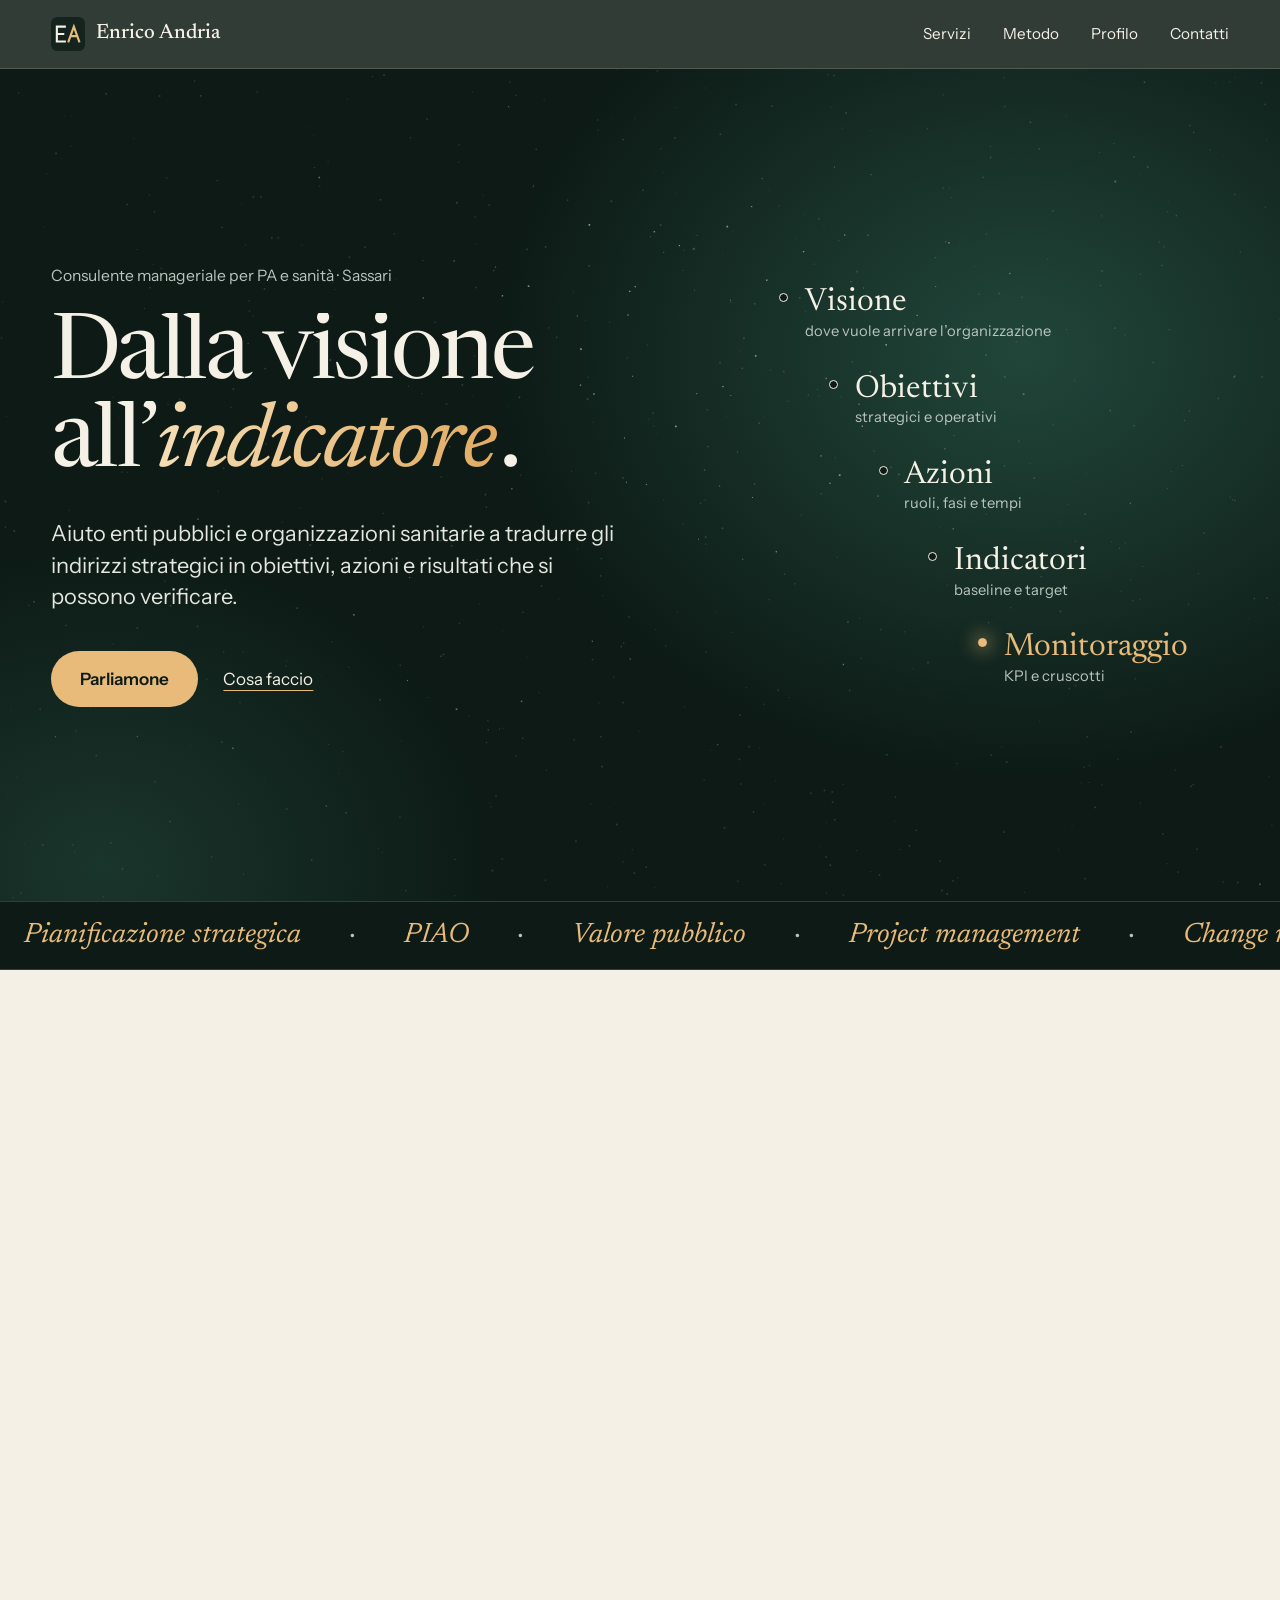
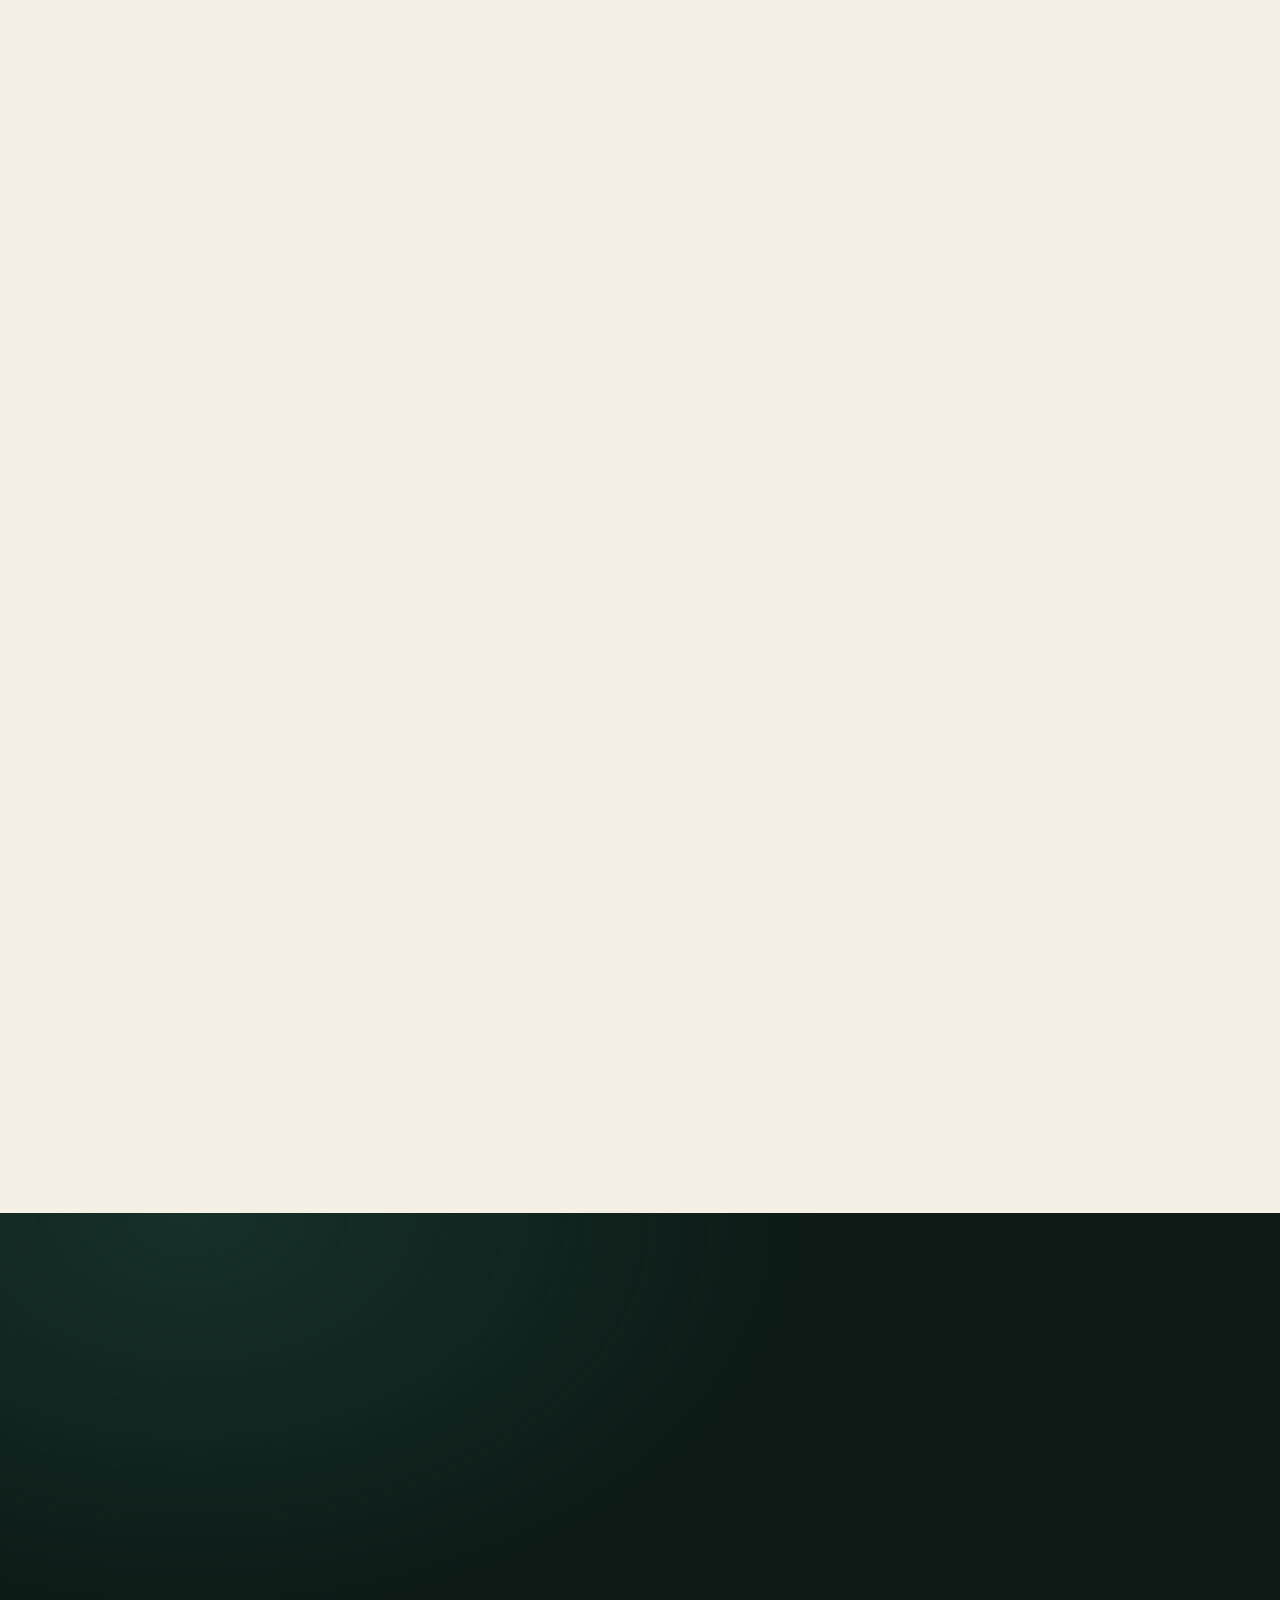
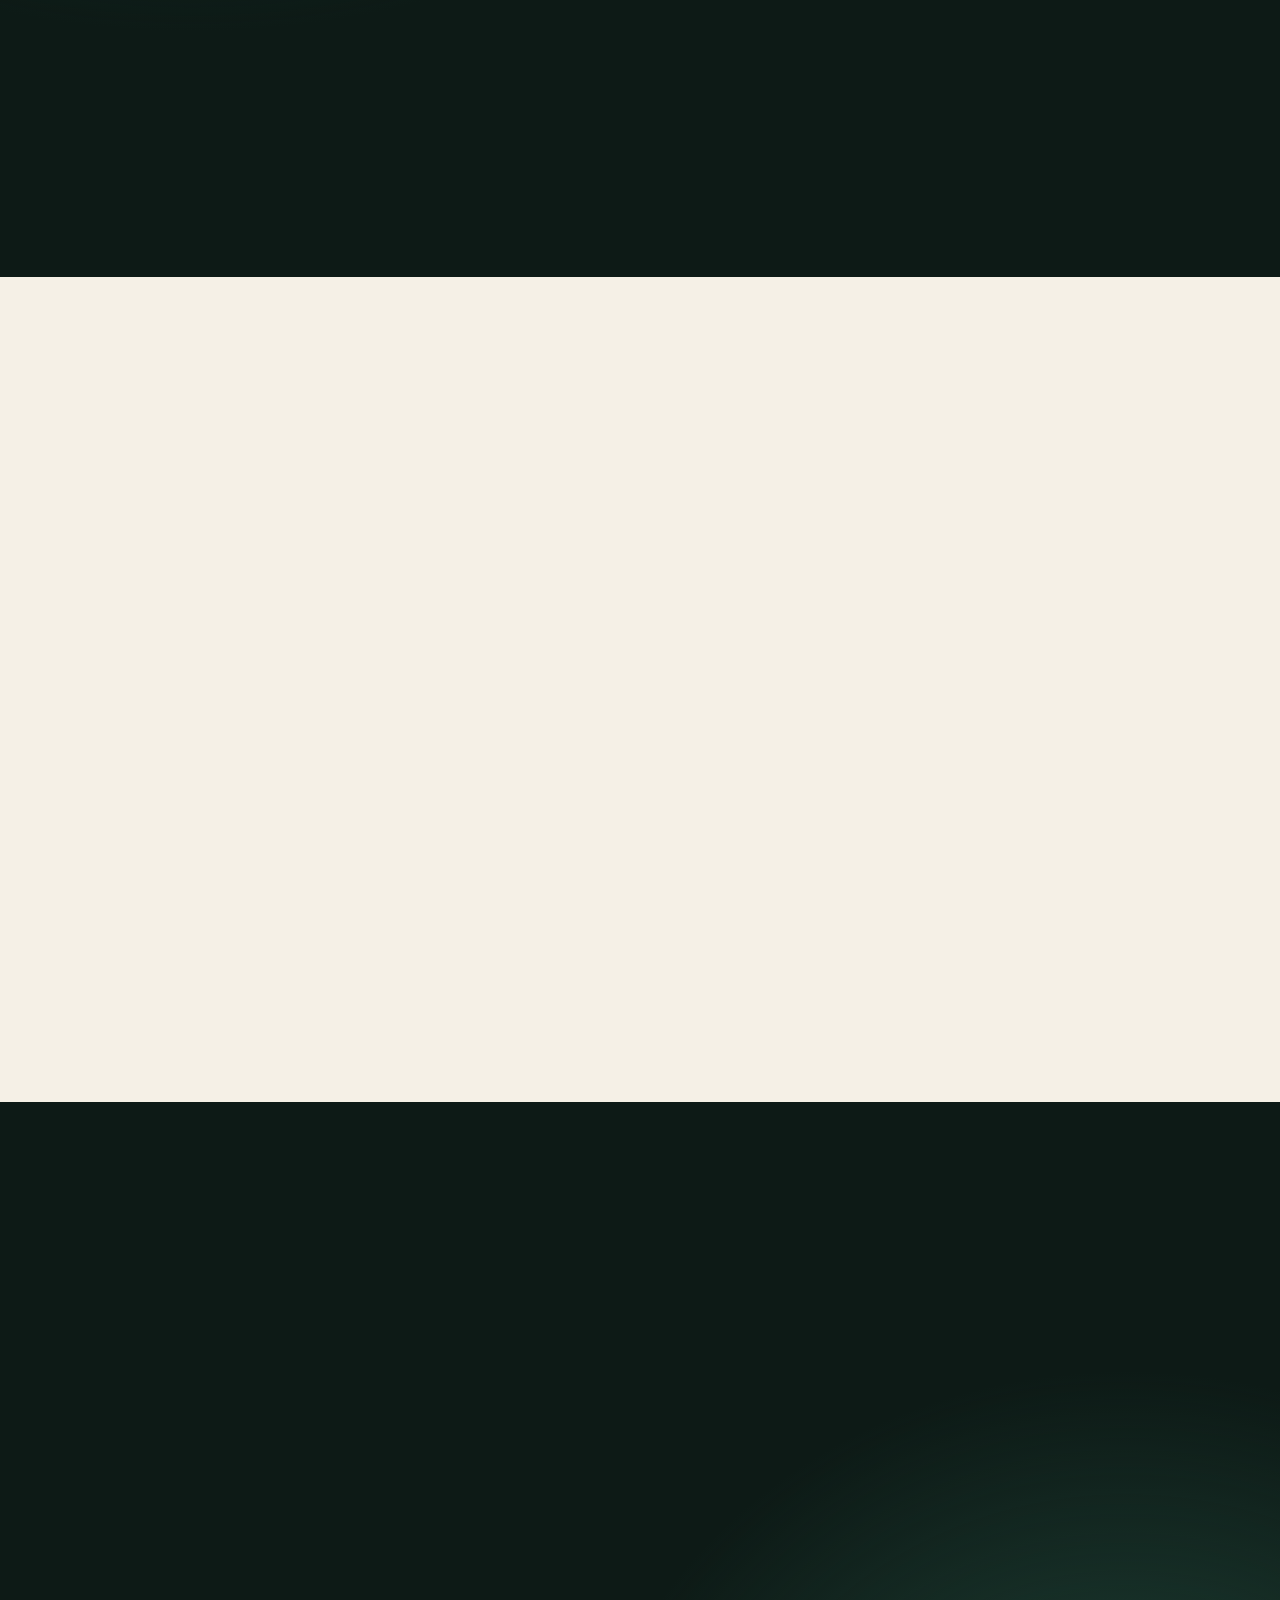
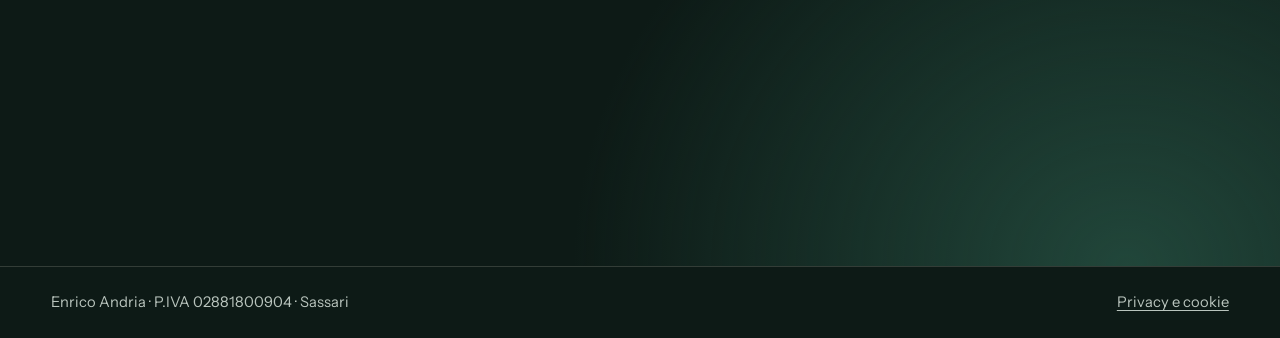
<file: index.html>
<!doctype html>
<html lang="it">
<head>
  <meta charset="utf-8">
  <meta name="viewport" content="width=device-width, initial-scale=1">
  <meta http-equiv="Content-Security-Policy" content="default-src 'none'; script-src 'self'; style-src 'self'; font-src 'self'; img-src 'self'; base-uri 'none'; form-action 'none'">
  <meta name="referrer" content="strict-origin-when-cross-origin">
  <title>Enrico Andria | Consulente manageriale per PA e sanità, Sassari</title>
  <meta name="description" content="Pianificazione strategica, PIAO, project management, change management e bandi di finanziamento per pubbliche amministrazioni e organizzazioni sanitarie. Sassari.">
  <link rel="canonical" href="https://andriaenrico.com/">
  <meta name="theme-color" content="#14231e">
  <link rel="icon" href="/favicon.svg" type="image/svg+xml">
  <link rel="apple-touch-icon" href="/assets/img/apple-touch-icon.png">
  <link rel="preload" href="/assets/fonts/newsreader-latin-opsz-normal.woff2" as="font" type="font/woff2" crossorigin>
  <link rel="stylesheet" href="/assets/css/style.css">
  <script src="/assets/js/main.js"></script>

  <meta property="og:type" content="website">
  <meta property="og:locale" content="it_IT">
  <meta property="og:site_name" content="Enrico Andria">
  <meta property="og:title" content="Enrico Andria | Consulente manageriale per PA e sanità">
  <meta property="og:description" content="Pianificazione strategica, PIAO, project management e bandi di finanziamento. Dalla visione all'indicatore.">
  <meta property="og:url" content="https://andriaenrico.com/">
  <meta property="og:image" content="https://andriaenrico.com/assets/img/og.png">
  <meta property="og:image:width" content="1200">
  <meta property="og:image:height" content="630">
  <meta property="og:image:alt" content="Enrico Andria, consulente manageriale per PA e sanità. Dalla visione all'indicatore.">
  <meta name="twitter:card" content="summary_large_image">

  <script type="application/ld+json">
  {
    "@context": "https://schema.org",
    "@type": "Person",
    "name": "Enrico Andria",
    "jobTitle": "Consulente manageriale",
    "url": "https://andriaenrico.com/",
    "email": "mailto:info@andriaenrico.com",
    "telephone": "+393400811039",
    "vatID": "IT02881800904",
    "address": {
      "@type": "PostalAddress",
      "addressLocality": "Sassari",
      "addressCountry": "IT"
    },
    "knowsAbout": [
      "Pianificazione strategica",
      "PIAO",
      "Project management",
      "Change management",
      "Percorsi diagnostico terapeutici assistenziali",
      "Finanza agevolata"
    ]
  }
  </script>
</head>
<body>
  <a class="skip" href="#contenuto">Vai al contenuto</a>

  <header class="top">
    <div class="wrap top__row">
      <a class="brand" href="/" aria-label="Enrico Andria, pagina iniziale">
        <img src="/favicon.svg" alt="" width="34" height="34">
        <span>Enrico Andria</span>
      </a>
      <nav class="nav" aria-label="Sezioni">
        <a href="#servizi">Servizi</a>
        <a href="#metodo">Metodo</a>
        <a href="#profilo">Profilo</a>
        <a href="#contatti">Contatti</a>
      </nav>
    </div>
  </header>

  <main id="contenuto">
    <section class="hero">
      <canvas class="hero__fx" aria-hidden="true"></canvas>
      <div class="wrap hero__grid">
        <div class="hero__text">
          <p class="eyebrow">Consulente manageriale per PA e sanità · Sassari</p>
          <h1><span class="h-line"><span>Dalla visione</span></span> <span class="h-line"><span>all’<em>indicatore</em>.</span></span></h1>
          <p class="lead">Aiuto enti pubblici e organizzazioni sanitarie a tradurre gli indirizzi strategici in obiettivi, azioni e risultati che si possono verificare.</p>
          <p class="actions">
            <a class="btn" href="#contatti">Parliamone</a>
            <a class="link" href="#servizi">Cosa faccio</a>
          </p>
        </div>
        <ol class="cascade" role="list" aria-label="I passaggi di un piano">
          <li><strong>Visione</strong><span>dove vuole arrivare l’organizzazione</span></li>
          <li><strong>Obiettivi</strong><span>strategici e operativi</span></li>
          <li><strong>Azioni</strong><span>ruoli, fasi e tempi</span></li>
          <li><strong>Indicatori</strong><span>baseline e target</span></li>
          <li><strong>Monitoraggio</strong><span>KPI e cruscotti</span></li>
        </ol>
      </div>
    </section>

    <div class="marquee" aria-hidden="true">
      <div class="marquee__track"><span>Pianificazione strategica</span><span>PIAO</span><span>Valore pubblico</span><span>Project management</span><span>Change management</span><span>Percorsi assistenziali</span><span>Monitoraggio</span><span>Bandi e finanza agevolata</span><span>Pianificazione strategica</span><span>PIAO</span><span>Valore pubblico</span><span>Project management</span><span>Change management</span><span>Percorsi assistenziali</span><span>Monitoraggio</span><span>Bandi e finanza agevolata</span></div>
    </div>

    <section id="servizi" class="section">
      <div class="wrap services">
        <h2 class="section__title reveal">Servizi</h2>
        <div class="services__list">

        <article class="service reveal">
          <p class="service__num" aria-hidden="true">1</p>
          <div class="service__head">
            <h3>Pianificazione strategica e PIAO</h3>
            <p>Per amministrazioni pubbliche e aziende sanitarie che devono tenere insieme strategia, performance, organizzazione e bilancio.</p>
          </div>
          <ul class="service__list" role="list">
            <li>Piani strategici: analisi del contesto interno ed esterno, declinazione della vision in obiettivi strategici, obiettivi operativi e azioni.</li>
            <li>PIAO: coordinamento delle sezioni «Valore pubblico, Performance e Anticorruzione», «Organizzazione e capitale umano» e «Monitoraggio».</li>
            <li>Obiettivi, indicatori, target e baseline, in raccordo con il ciclo della performance e con rischi corruttivi e trasparenza.</li>
            <li>Sistemi di monitoraggio con KPI e cruscotti.</li>
            <li>Piani di valorizzazione del patrimonio immobiliare.</li>
          </ul>
        </article>

        <article class="service reveal">
          <p class="service__num" aria-hidden="true">2</p>
          <div class="service__head">
            <h3>Project management, cambiamento e processi sanitari</h3>
            <p>Per organizzazioni che devono far avanzare progetti complessi e cambiare il modo in cui lavorano.</p>
          </div>
          <ul class="service__list" role="list">
            <li>Supporto al PMO (Project Management Office): monitoraggio e avanzamento delle attività progettuali.</li>
            <li>Change management: lettura dell’assessment organizzativo e del modello attuale, strategia di cambiamento, mappatura degli stakeholder.</li>
            <li>Percorsi Diagnostico Terapeutici Assistenziali: revisione di quelli esistenti e strutturazione di nuovi percorsi.</li>
            <li>Piani operativi e protocolli di attuazione: fasi operative, sperimentazione pilota, ruoli, budget, indicatori e rischi.</li>
            <li>Telemedicina: analisi di mercato e sostenibilità economica dei servizi.</li>
          </ul>
        </article>

        <article class="service reveal">
          <p class="service__num" aria-hidden="true">3</p>
          <div class="service__head">
            <h3>Bandi e finanza agevolata</h3>
            <p>Per chi cerca risorse pubbliche o accesso al credito e vuole capire prima se un’opportunità è davvero adatta.</p>
          </div>
          <ul class="service__list" role="list">
            <li>Ricerca e valutazione di finanziamenti regionali, nazionali ed europei.</li>
            <li>Assistenza tecnica su bandi pubblici e programmi di finanziamento.</li>
            <li>Presentazione delle candidature.</li>
            <li>Accesso al credito per imprese e categorie svantaggiate con strumenti di microfinanza.</li>
          </ul>
        </article>
        </div>
      </div>
    </section>

    <section id="metodo" class="section section--dark">
      <div class="wrap">
        <h2 class="section__title reveal">Come lavoro</h2>
        <ol class="steps" role="list">
          <li class="reveal">
            <h3>Capire il contesto</h3>
            <p>Parto dall’analisi del contesto interno ed esterno e da come l’organizzazione funziona oggi.</p>
          </li>
          <li class="reveal">
            <h3>Allineare le persone</h3>
            <p>Mappo gli stakeholder e organizzo incontri di allineamento con le strutture che dovranno attuare le scelte.</p>
          </li>
          <li class="reveal">
            <h3>Rendere misurabile</h3>
            <p>Definisco indicatori, valori di partenza e target per rendere verificabili gli obiettivi.</p>
          </li>
          <li class="reveal">
            <h3>Seguire l’attuazione</h3>
            <p>Monitoraggio, presidio in loco e miglioramento continuo: il lavoro non finisce con il documento.</p>
          </li>
        </ol>
      </div>
    </section>

    <section id="profilo" class="section">
      <div class="wrap profile">
        <h2 class="section__title reveal">Profilo</h2>
        <div class="profile__text reveal">
          <p class="profile__lead">Sono un consulente manageriale con base a Sassari. Lavoro in partita IVA e mi occupo soprattutto di organizzazioni pubbliche e sanitarie.</p>
          <p>Ho affiancato aziende sanitarie pubbliche su pianificazione strategica, PIAO, project management e revisione dei percorsi assistenziali. Ho contribuito anche alla progettazione operativa di un intervento di supporto domiciliare per anziani fragili.</p>
          <p>Conosco la sanità territoriale anche da un altro punto di vista: ho ruoli da amministratore o da socio in imprese attive nei servizi sanitari domiciliari e faccio parte del consiglio direttivo di un’organizzazione di volontariato sanitario.</p>
        </div>
        <div class="profile__edu reveal">
          <h3>Formazione</h3>
          <ul role="list">
            <li><strong>Percorso di laurea magistrale in Management delle Organizzazioni Pubbliche e Sanitarie</strong><span>Università degli Studi di Roma. Esami conclusi, in attesa della discussione della tesi.</span></li>
            <li><strong>Laurea magistrale in Economia Aziendale e General Management</strong><span>Università degli Studi di Sassari</span></li>
            <li><strong>Laurea triennale in Economia e General Management</strong><span>Università degli Studi di Sassari</span></li>
          </ul>
        </div>
      </div>
    </section>

    <section id="contatti" class="contact">
      <div class="wrap">
        <h2 class="reveal">Hai un piano da scrivere, un progetto da far partire o un bando da valutare?</h2>
        <a class="contact__mail reveal" href="mailto:info@andriaenrico.com">info@andriaenrico.com</a>
        <dl class="contact__list reveal">
          <div><dt>Telefono</dt><dd><a href="tel:+393400811039">+39 340 081 1039</a></dd></div>
          <div><dt>PEC</dt><dd><a href="mailto:andriaenrico@pec.it">andriaenrico@pec.it</a></dd></div>
          <div><dt>Sede</dt><dd>Sassari</dd></div>
        </dl>
      </div>
    </section>
  </main>

  <footer class="foot">
    <div class="wrap foot__row">
      <p>Enrico Andria · P.IVA 02881800904 · Sassari</p>
      <p><a href="/privacy.html">Privacy e cookie</a></p>
    </div>
  </footer>
</body>
</html>
</file>
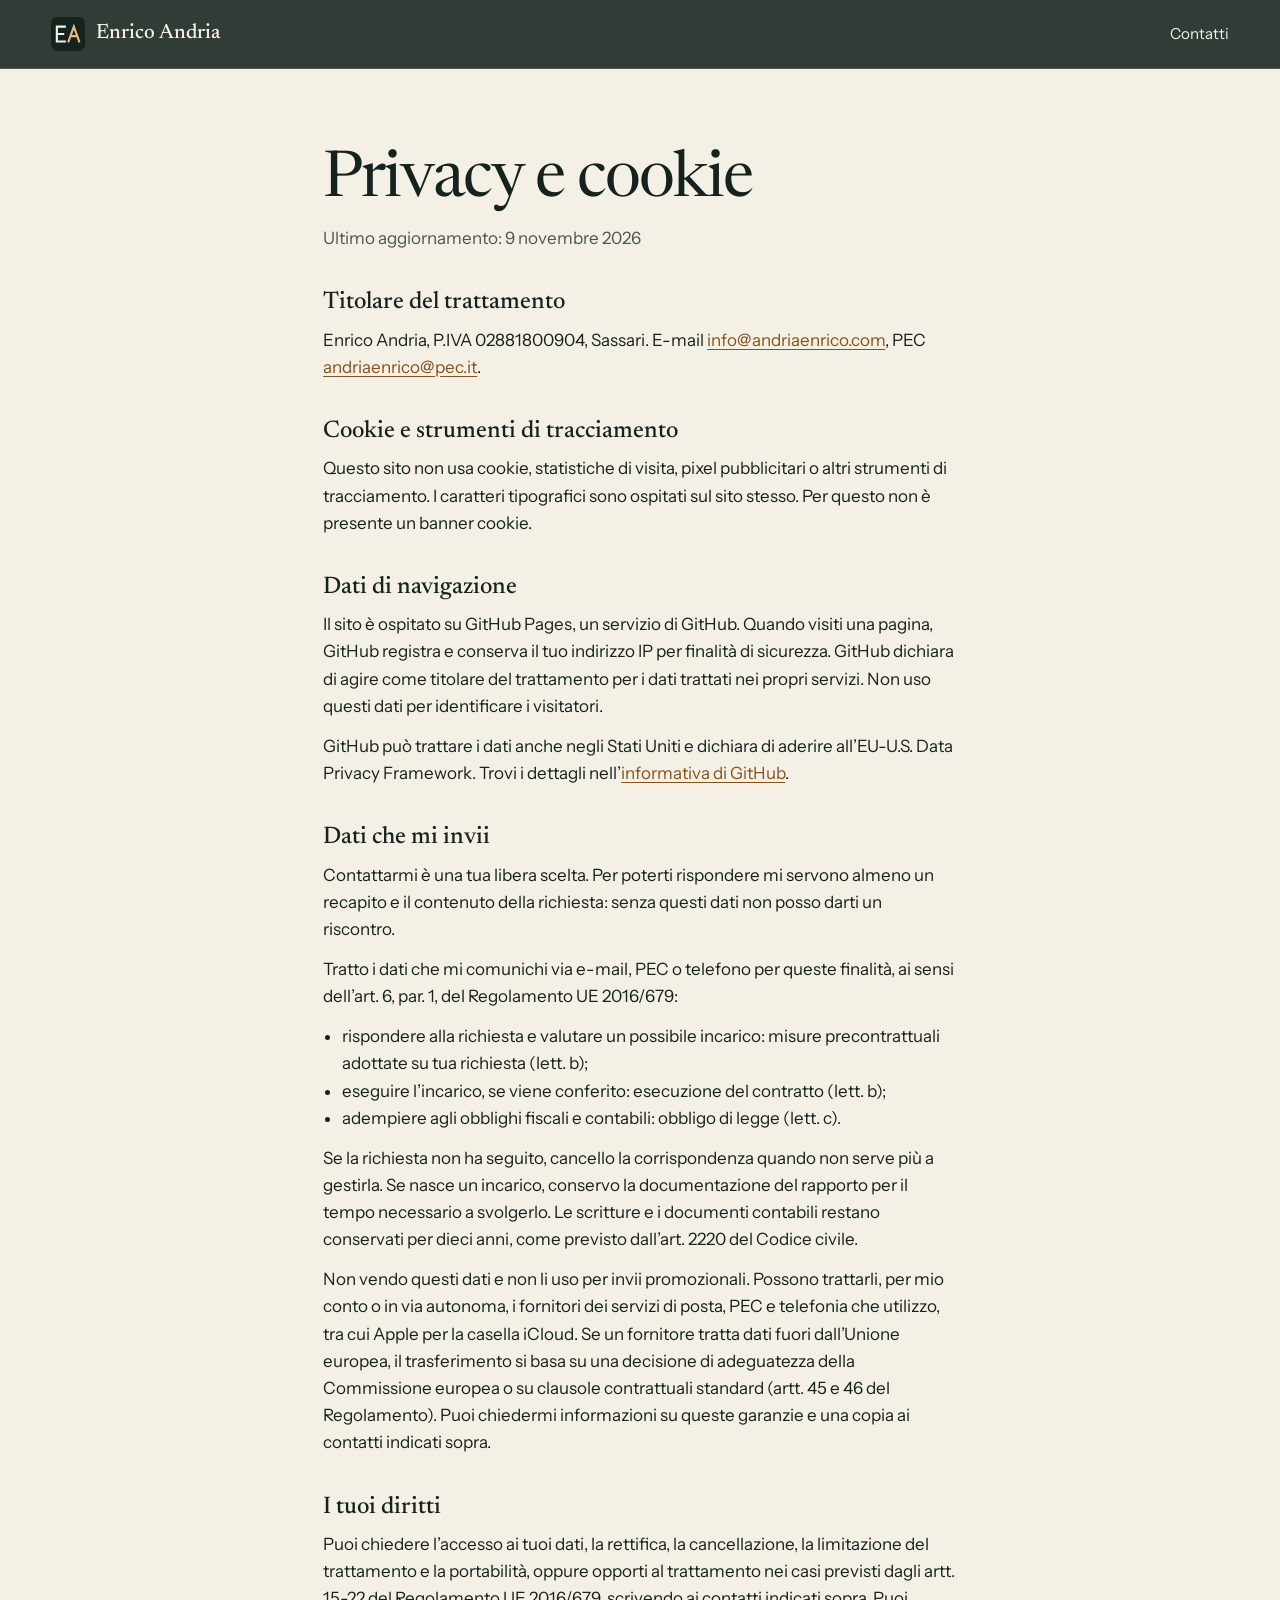
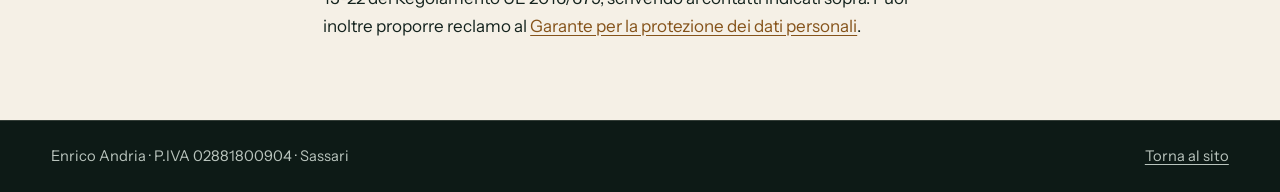
<file: privacy.html>
<!doctype html>
<html lang="it">
<head>
  <meta charset="utf-8">
  <meta name="viewport" content="width=device-width, initial-scale=1">
  <meta http-equiv="Content-Security-Policy" content="default-src 'none'; style-src 'self'; font-src 'self'; img-src 'self'; base-uri 'none'; form-action 'none'">
  <meta name="referrer" content="strict-origin-when-cross-origin">
  <title>Privacy e cookie | Enrico Andria</title>
  <meta name="description" content="Informativa privacy e cookie del sito andriaenrico.com.">
  <link rel="canonical" href="https://andriaenrico.com/privacy.html">
  <meta name="theme-color" content="#14231e">
  <link rel="icon" href="/favicon.svg" type="image/svg+xml">
  <link rel="stylesheet" href="/assets/css/style.css">
</head>
<body>
  <header class="top">
    <div class="wrap top__row">
      <a class="brand" href="/" aria-label="Enrico Andria, pagina iniziale">
        <img src="/favicon.svg" alt="" width="34" height="34">
        <span>Enrico Andria</span>
      </a>
      <nav class="nav" aria-label="Sezioni">
        <a href="/#contatti">Contatti</a>
      </nav>
    </div>
  </header>

  <main class="wrap legal">
    <h1>Privacy e cookie</h1>
    <p class="legal__date">Ultimo aggiornamento: 9 novembre 2026</p>

    <h2>Titolare del trattamento</h2>
    <p>Enrico Andria, P.IVA 02881800904, Sassari. E-mail <a href="mailto:info@andriaenrico.com">info@andriaenrico.com</a>, PEC <a href="mailto:andriaenrico@pec.it">andriaenrico@pec.it</a>.</p>

    <h2>Cookie e strumenti di tracciamento</h2>
    <p>Questo sito non usa cookie, statistiche di visita, pixel pubblicitari o altri strumenti di tracciamento. I caratteri tipografici sono ospitati sul sito stesso. Per questo non è presente un banner cookie.</p>

    <h2>Dati di navigazione</h2>
    <p>Il sito è ospitato su GitHub Pages, un servizio di GitHub. Quando visiti una pagina, GitHub registra e conserva il tuo indirizzo IP per finalità di sicurezza. GitHub dichiara di agire come titolare del trattamento per i dati trattati nei propri servizi. Non uso questi dati per identificare i visitatori.</p>
    <p>GitHub può trattare i dati anche negli Stati Uniti e dichiara di aderire all’EU-U.S. Data Privacy Framework. Trovi i dettagli nell’<a href="https://docs.github.com/en/site-policy/privacy-policies/github-general-privacy-statement" rel="noopener">informativa di GitHub</a>.</p>

    <h2>Dati che mi invii</h2>
    <p>Contattarmi è una tua libera scelta. Per poterti rispondere mi servono almeno un recapito e il contenuto della richiesta: senza questi dati non posso darti un riscontro.</p>
    <p>Tratto i dati che mi comunichi via e-mail, PEC o telefono per queste finalità, ai sensi dell’art. 6, par. 1, del Regolamento UE 2016/679:</p>
    <ul class="legal__list" role="list">
      <li>rispondere alla richiesta e valutare un possibile incarico: misure precontrattuali adottate su tua richiesta (lett. b);</li>
      <li>eseguire l’incarico, se viene conferito: esecuzione del contratto (lett. b);</li>
      <li>adempiere agli obblighi fiscali e contabili: obbligo di legge (lett. c).</li>
    </ul>
    <p>Se la richiesta non ha seguito, cancello la corrispondenza quando non serve più a gestirla. Se nasce un incarico, conservo la documentazione del rapporto per il tempo necessario a svolgerlo. Le scritture e i documenti contabili restano conservati per dieci anni, come previsto dall’art. 2220 del Codice civile.</p>
    <p>Non vendo questi dati e non li uso per invii promozionali. Possono trattarli, per mio conto o in via autonoma, i fornitori dei servizi di posta, PEC e telefonia che utilizzo, tra cui Apple per la casella iCloud. Se un fornitore tratta dati fuori dall’Unione europea, il trasferimento si basa su una decisione di adeguatezza della Commissione europea o su clausole contrattuali standard (artt. 45 e 46 del Regolamento). Puoi chiedermi informazioni su queste garanzie e una copia ai contatti indicati sopra.</p>

    <h2>I tuoi diritti</h2>
    <p>Puoi chiedere l’accesso ai tuoi dati, la rettifica, la cancellazione, la limitazione del trattamento e la portabilità, oppure opporti al trattamento nei casi previsti dagli artt. 15-22 del Regolamento UE 2016/679, scrivendo ai contatti indicati sopra. Puoi inoltre proporre reclamo al <a href="https://www.garanteprivacy.it/" rel="noopener">Garante per la protezione dei dati personali</a>.</p>
  </main>

  <footer class="foot">
    <div class="wrap foot__row">
      <p>Enrico Andria · P.IVA 02881800904 · Sassari</p>
      <p><a href="/">Torna al sito</a></p>
    </div>
  </footer>
</body>
</html>
</file>
<file: assets/css/style.css>
@font-face {
  font-family: "Newsreader";
  src: url("../fonts/newsreader-latin-opsz-normal.woff2") format("woff2");
  font-weight: 200 800;
  font-style: normal;
  font-display: swap;
}
@font-face {
  font-family: "Newsreader";
  src: url("../fonts/newsreader-latin-wght-italic.woff2") format("woff2");
  font-weight: 200 800;
  font-style: italic;
  font-display: swap;
}
@font-face {
  font-family: "Instrument Sans";
  src: url("../fonts/instrument-sans-latin-wght-normal.woff2") format("woff2");
  font-weight: 400 700;
  font-style: normal;
  font-display: swap;
}

:root {
  color-scheme: light;
  --night: #0d1a16;
  --night-2: #16302a;
  --cream: #f6f1e7;
  --mist: #b9c4bd;
  --paper: #f5f0e6;
  --paper-2: #ebe4d5;
  --ink: #14231e;
  --ink-soft: #4a5751;
  --rule: #cfc7b5;
  --rule-dark: rgba(246, 241, 231, .16);
  --amber: #e8bb7a;
  --bronze: #85531a;
  --serif: "Newsreader", Georgia, "Times New Roman", serif;
  --sans: "Instrument Sans", system-ui, -apple-system, "Segoe UI", Roboto, sans-serif;
  --gutter: clamp(1rem, 4vw, 3.5rem);
  --step: 3.1rem;
  --ease: cubic-bezier(.16, 1, .3, 1);
}

*, *::before, *::after { box-sizing: border-box; }
html { scroll-behavior: smooth; scroll-padding-top: 5rem; -webkit-text-size-adjust: 100%; }
body {
  margin: 0;
  background: var(--paper);
  color: var(--ink);
  font-family: var(--sans);
  font-size: 1.0625rem;
  line-height: 1.6;
}
h1, h2, h3, p, ul, ol, dl, dd { margin: 0; padding: 0; }
ul, ol { list-style: none; }
img { display: block; }
a { color: inherit; }
a:focus-visible, .btn:focus-visible { outline: 2px solid var(--amber); outline-offset: 3px; }

.wrap { width: 100%; max-width: 84rem; margin-inline: auto; padding-inline: var(--gutter); }
.skip { position: absolute; left: -999px; top: 0; background: var(--ink); color: var(--paper); padding: .6rem 1rem; z-index: 30; }
.skip:focus { left: 0; }

/* Testata */
.top {
  position: sticky; top: 0; z-index: 20;
  background: rgba(13, 26, 22, .84);
  -webkit-backdrop-filter: blur(14px);
  backdrop-filter: blur(14px);
  border-bottom: 1px solid var(--rule-dark);
  color: var(--cream);
}
.top__row { display: flex; align-items: center; justify-content: space-between; gap: 1rem; min-height: 4.25rem; }
.brand { display: inline-flex; align-items: center; gap: .65rem; text-decoration: none; font-family: var(--serif); font-size: 1.3rem; font-weight: 500; white-space: nowrap; }
.nav { display: flex; gap: clamp(1rem, 2.5vw, 2.25rem); font-size: .95rem; }
.nav a { position: relative; text-decoration: none; padding-block: .4rem; }
.nav a::after {
  content: ""; position: absolute; left: 0; right: 0; bottom: .15rem; height: 1px;
  background: var(--amber); transform: scaleX(0); transform-origin: left;
  transition: transform .35s var(--ease);
}
.nav a:hover::after { transform: scaleX(1); }

/* Apertura */
.hero {
  position: relative;
  overflow: hidden;
  display: flex; align-items: center;
  min-height: calc(100vh - 4.25rem);
  min-height: calc(100svh - 4.25rem);
  padding-block: clamp(3rem, 7vh, 6rem);
  background:
    radial-gradient(58% 72% at 80% 34%, #21463a 0%, rgba(33, 70, 58, 0) 72%),
    radial-gradient(44% 56% at 8% 96%, #1a352c 0%, rgba(26, 53, 44, 0) 70%),
    var(--night);
  color: var(--cream);
}
.hero__fx { position: absolute; inset: 0; width: 100%; height: 100%; pointer-events: none; }
.hero__grid { position: relative; display: grid; grid-template-columns: minmax(0, 1.5fr) minmax(0, 1fr); gap: clamp(2.5rem, 5vw, 5rem); align-items: center; }
.eyebrow { font-size: .98rem; color: var(--mist); margin-bottom: 1.6rem; animation: fade-up .9s var(--ease) both .1s; }
h1 {
  font-family: var(--serif);
  font-weight: 400;
  font-size: clamp(4rem, 7.1vw, 7.2rem);
  line-height: .96;
  letter-spacing: -.03em;
}
.h-line { display: block; overflow: hidden; padding: 0 .08em .15em 0; margin-bottom: -.15em; }
.h-line > span { display: block; animation: rise 1.2s var(--ease) both .15s; }
.h-line + .h-line > span { animation-delay: .3s; }
h1 em {
  font-style: italic;
  padding-right: .06em;
  background: linear-gradient(100deg, #f6dfb6 0%, #e2ab62 45%, #f6dfb6 100%);
  background-size: 220% 100%;
  -webkit-background-clip: text;
  background-clip: text;
  color: transparent;
  animation: shimmer 7s ease-in-out infinite alternate;
}
.lead { font-size: clamp(1.15rem, 1.7vw, 1.4rem); line-height: 1.45; max-width: 36rem; margin-top: 1.9rem; color: #e4e6df; animation: fade-up 1s var(--ease) both .55s; }
.actions { display: flex; flex-wrap: wrap; align-items: center; gap: 1.6rem; margin-top: 2.4rem; animation: fade-up 1s var(--ease) both .7s; }
.btn {
  display: inline-block;
  background: var(--amber); color: var(--night);
  padding: .9rem 1.8rem; border-radius: 99px;
  text-decoration: none; font-weight: 600;
  transition: background-color .25s ease, transform .35s var(--ease);
}
.btn:hover { background: var(--cream); transform: translateY(-2px); }
.link { text-underline-offset: .28em; text-decoration-thickness: 1px; text-decoration-color: var(--amber); }
.link:hover { color: var(--amber); }

/* La cascata: i punti luminosi disegnano i gradini; senza animazione restano le linee */
.cascade li {
  position: relative;
  padding: 0 0 1.75rem 1.3rem;
  border-left: 1px solid var(--mist);
  animation: fade-up .9s var(--ease) both;
  animation-delay: .9s;
}
.cascade li:nth-child(2) { margin-left: var(--step); animation-delay: 1.2s; }
.cascade li:nth-child(3) { margin-left: calc(var(--step) * 2); animation-delay: 1.5s; }
.cascade li:nth-child(4) { margin-left: calc(var(--step) * 3); animation-delay: 1.8s; }
.cascade li:nth-child(5) { margin-left: calc(var(--step) * 4); animation-delay: 2.1s; padding-bottom: 0; border-left-color: var(--amber); }
.cascade li::before {
  content: "";
  position: absolute; top: .62rem; left: -5px;
  width: 9px; height: 9px; border-radius: 50%;
  background: var(--night); border: 1px solid var(--cream);
}
.cascade li:not(:last-child)::after {
  content: "";
  position: absolute; left: -1px; bottom: 0;
  width: calc(var(--step) + 1px); height: 1px;
  background: var(--mist);
}
.cascade li:last-child::before { background: var(--amber); border-color: var(--amber); box-shadow: 0 0 18px 3px rgba(232, 187, 122, .6); }
.fx .cascade li { border-left-color: transparent; }
.fx .cascade li:not(:last-child)::after { background: transparent; }
.cascade strong { display: block; font-family: var(--serif); font-weight: 400; font-size: clamp(1.6rem, 2.5vw, 2.15rem); line-height: 1.2; }
.cascade li:last-child strong { color: var(--amber); }
.cascade span { display: block; font-size: .92rem; color: var(--mist); line-height: 1.35; }

@keyframes rise { from { transform: translateY(112%); } to { transform: none; } }
@keyframes fade-up { from { opacity: 0; transform: translateY(16px); } to { opacity: 1; transform: none; } }
@keyframes shimmer { from { background-position: 0% 50%; } to { background-position: 100% 50%; } }
@keyframes slide { to { transform: translateX(-50%); } }

/* Nastro delle competenze */
.marquee { overflow: hidden; background: var(--night); color: var(--amber); border-block: 1px solid var(--rule-dark); padding-block: 1.05rem; }
.marquee__track { display: flex; width: max-content; animation: slide 46s linear infinite; }
.marquee:hover .marquee__track { animation-play-state: paused; }
.marquee__track span { font-family: var(--serif); font-style: italic; font-size: clamp(1.3rem, 2.2vw, 1.8rem); line-height: 1.2; white-space: nowrap; padding-inline: 1.5rem; }
.marquee__track span::after { content: "·"; font-style: normal; margin-left: 3rem; color: var(--mist); }

/* Comparsa allo scorrimento: senza script il contenuto resta visibile */
.js .reveal { opacity: 0; transform: translateY(30px); transition: opacity .9s var(--ease), transform 1.1s var(--ease); }
.js .reveal.in { opacity: 1; transform: none; }

/* Sezioni */
.section { padding-block: clamp(5rem, 10vw, 9rem); }
.section__title { font-family: var(--serif); font-weight: 400; font-size: clamp(3rem, 7vw, 6.2rem); line-height: 1; letter-spacing: -.025em; }

.services { display: grid; grid-template-columns: minmax(0, 1fr) minmax(0, 3fr); gap: clamp(2rem, 5vw, 5rem); align-items: start; }
.services .section__title { position: sticky; top: 7rem; }
.service {
  display: grid;
  grid-template-columns: clamp(5rem, 9vw, 8.5rem) minmax(0, 1fr);
  gap: 0 clamp(1rem, 3vw, 2.5rem);
  padding-block: clamp(2.25rem, 4vw, 3.5rem);
  border-top: 1px solid var(--rule);
}
.service:first-child { border-top: 0; padding-top: 0; }
.service__num {
  grid-row: span 2;
  font-family: var(--serif); font-style: italic; font-weight: 300;
  font-size: clamp(5rem, 10vw, 9rem); line-height: .85;
  color: transparent;
  -webkit-text-stroke: 1px var(--bronze);
  transition: color .6s ease;
}
.service:hover .service__num { color: var(--bronze); }
.service h3 { font-family: var(--serif); font-weight: 400; font-size: clamp(1.7rem, 3vw, 2.5rem); line-height: 1.1; letter-spacing: -.01em; margin-bottom: .8rem; }
.service__head p { color: var(--ink-soft); font-size: 1.1rem; max-width: 42rem; }
.service__list { margin-top: 1.5rem; }
.service__list li { position: relative; padding: .6rem 0 .6rem 1.4rem; border-top: 1px solid var(--paper-2); }
.service__list li::before { content: ""; position: absolute; left: 0; top: 1.25rem; width: .55rem; height: 1px; background: var(--bronze); }

.section--dark {
  background: radial-gradient(70% 90% at 15% 0%, var(--night-2) 0%, rgba(22, 48, 42, 0) 70%), var(--night);
  color: var(--cream);
}
.section--dark .section__title { margin-bottom: clamp(2.5rem, 5vw, 4.5rem); }
.steps { display: grid; grid-template-columns: repeat(4, minmax(0, 1fr)); gap: clamp(1.5rem, 3vw, 3rem); counter-reset: passo; }
.steps li { position: relative; counter-increment: passo; border-top: 1px solid var(--rule-dark); padding-top: 1.4rem; }
.steps li::after {
  content: ""; position: absolute; top: -1px; left: 0; right: 0; height: 1px;
  background: var(--amber); transform-origin: left;
  transition: transform 1.4s var(--ease) .25s;
}
.js .steps li:not(.in)::after { transform: scaleX(0); }
.steps li:nth-child(2), .steps li:nth-child(2)::after { transition-delay: .15s; }
.steps li:nth-child(3), .steps li:nth-child(3)::after { transition-delay: .3s; }
.steps li:nth-child(4), .steps li:nth-child(4)::after { transition-delay: .45s; }
.steps li::before { content: counter(passo); display: block; font-family: var(--serif); font-style: italic; font-weight: 300; font-size: clamp(3rem, 5vw, 4.5rem); line-height: 1; color: var(--amber); margin-bottom: 1.2rem; }
.steps h3 { font-family: var(--serif); font-weight: 400; font-size: clamp(1.5rem, 2.2vw, 1.85rem); line-height: 1.15; margin-bottom: .7rem; }
.steps p { color: #cdd3cd; font-size: 1.02rem; }

.profile { display: grid; grid-template-columns: minmax(0, 1.35fr) minmax(0, 1fr); gap: clamp(2.5rem, 5vw, 4.5rem) clamp(2.5rem, 6vw, 6rem); }
.profile .section__title { grid-column: 1 / -1; }
.profile__text p + p { margin-top: 1.1rem; }
.profile__text .profile__lead { font-family: var(--serif); font-size: clamp(1.7rem, 3vw, 2.6rem); line-height: 1.16; letter-spacing: -.01em; margin-bottom: 1.8rem; }
.profile__edu h3 { font-size: .95rem; font-weight: 600; margin-bottom: .75rem; }
.profile__edu li { padding-block: 1rem; border-top: 1px solid var(--rule); }
.profile__edu strong { display: block; font-weight: 500; line-height: 1.35; }
.profile__edu span { display: block; font-size: .93rem; color: var(--ink-soft); margin-top: .2rem; line-height: 1.4; }

.contact {
  background:
    radial-gradient(60% 90% at 88% 100%, #21463a 0%, rgba(33, 70, 58, 0) 72%),
    var(--night);
  color: var(--cream);
  padding-block: clamp(5.5rem, 12vw, 10rem);
}
.contact h2 { font-family: var(--serif); font-weight: 400; font-size: clamp(2.1rem, 4.6vw, 4rem); line-height: 1.08; letter-spacing: -.015em; max-width: 54rem; }
.contact__mail {
  display: inline-block;
  font-family: var(--serif); font-style: italic;
  font-size: clamp(1.55rem, 6.6vw, 5.6rem);
  line-height: 1.15; letter-spacing: -.015em;
  margin-top: clamp(2rem, 4vw, 3.25rem);
  color: var(--amber);
  text-decoration: none;
  background: linear-gradient(currentColor, currentColor) left bottom / 100% 1px no-repeat;
  transition: background-size .6s var(--ease), color .3s ease;
  overflow-wrap: anywhere;
}
.contact__mail:hover { background-size: 0 1px; background-position: right bottom; color: var(--cream); }
.contact__list { display: flex; flex-wrap: wrap; gap: 1.25rem clamp(2rem, 6vw, 5rem); margin-top: clamp(2.5rem, 5vw, 4rem); }
.contact__list dt { font-size: .9rem; color: var(--mist); }
.contact__list dd { font-size: 1.2rem; }
.contact__list a { text-underline-offset: .22em; text-decoration-thickness: 1px; text-decoration-color: var(--amber); overflow-wrap: anywhere; }
.contact__list a:hover { color: var(--amber); }

.foot { padding-block: 1.5rem; font-size: .92rem; background: var(--night); color: var(--mist); border-top: 1px solid var(--rule-dark); }
.foot__row { display: flex; flex-wrap: wrap; justify-content: space-between; gap: .5rem 2rem; }
.foot a { text-underline-offset: .2em; }

/* Pagine di servizio */
.legal { max-width: 46rem; padding-block: clamp(3rem, 7vw, 5rem); }
.legal h1 { font-size: clamp(2.5rem, 6vw, 4rem); line-height: 1; }
.legal__date { color: var(--ink-soft); margin-top: .75rem; }
.legal h2 { font-family: var(--serif); font-weight: 500; font-size: 1.5rem; line-height: 1.2; margin: 2.25rem 0 .6rem; }
.legal p + p { margin-top: .8rem; }
.legal a:not(.btn) { color: var(--bronze); text-underline-offset: .2em; overflow-wrap: anywhere; }
.legal__list { margin-top: .8rem; padding-left: 1.2rem; list-style: disc; }
.legal__list + p { margin-top: .8rem; }
.legal--center { min-height: 100vh; display: flex; flex-direction: column; justify-content: center; align-items: flex-start; gap: 1rem; }
.legal--center p + p { margin-top: .5rem; }

@media (max-width: 62rem) {
  .hero { min-height: 0; }
  h1 { font-size: clamp(2.9rem, 14vw, 7.2rem); }
  .hero__grid { grid-template-columns: minmax(0, 1fr); }
  .services { grid-template-columns: minmax(0, 1fr); }
  .services .section__title { position: static; }
  .steps { grid-template-columns: repeat(2, minmax(0, 1fr)); }
  .profile { grid-template-columns: minmax(0, 1fr); }
}
@media (max-width: 40rem) {
  :root { --step: 1.3rem; }
  .top__row { flex-direction: column; align-items: flex-start; gap: 0; padding-block: .6rem; }
  .top { position: static; }
  html { scroll-padding-top: 1rem; }
  .nav { width: 100%; justify-content: space-between; flex-wrap: wrap; }
  .service { grid-template-columns: minmax(0, 1fr); }
  .service__num { grid-row: auto; font-size: 4.5rem; margin-bottom: .75rem; }
  .steps { grid-template-columns: minmax(0, 1fr); }
}
@media (prefers-reduced-motion: reduce) {
  html { scroll-behavior: auto; }
  *, *::before, *::after { animation: none !important; transition: none !important; }
  .js .reveal { opacity: 1; transform: none; }
  .js .steps li:not(.in)::after { transform: none; }
}
</file>
